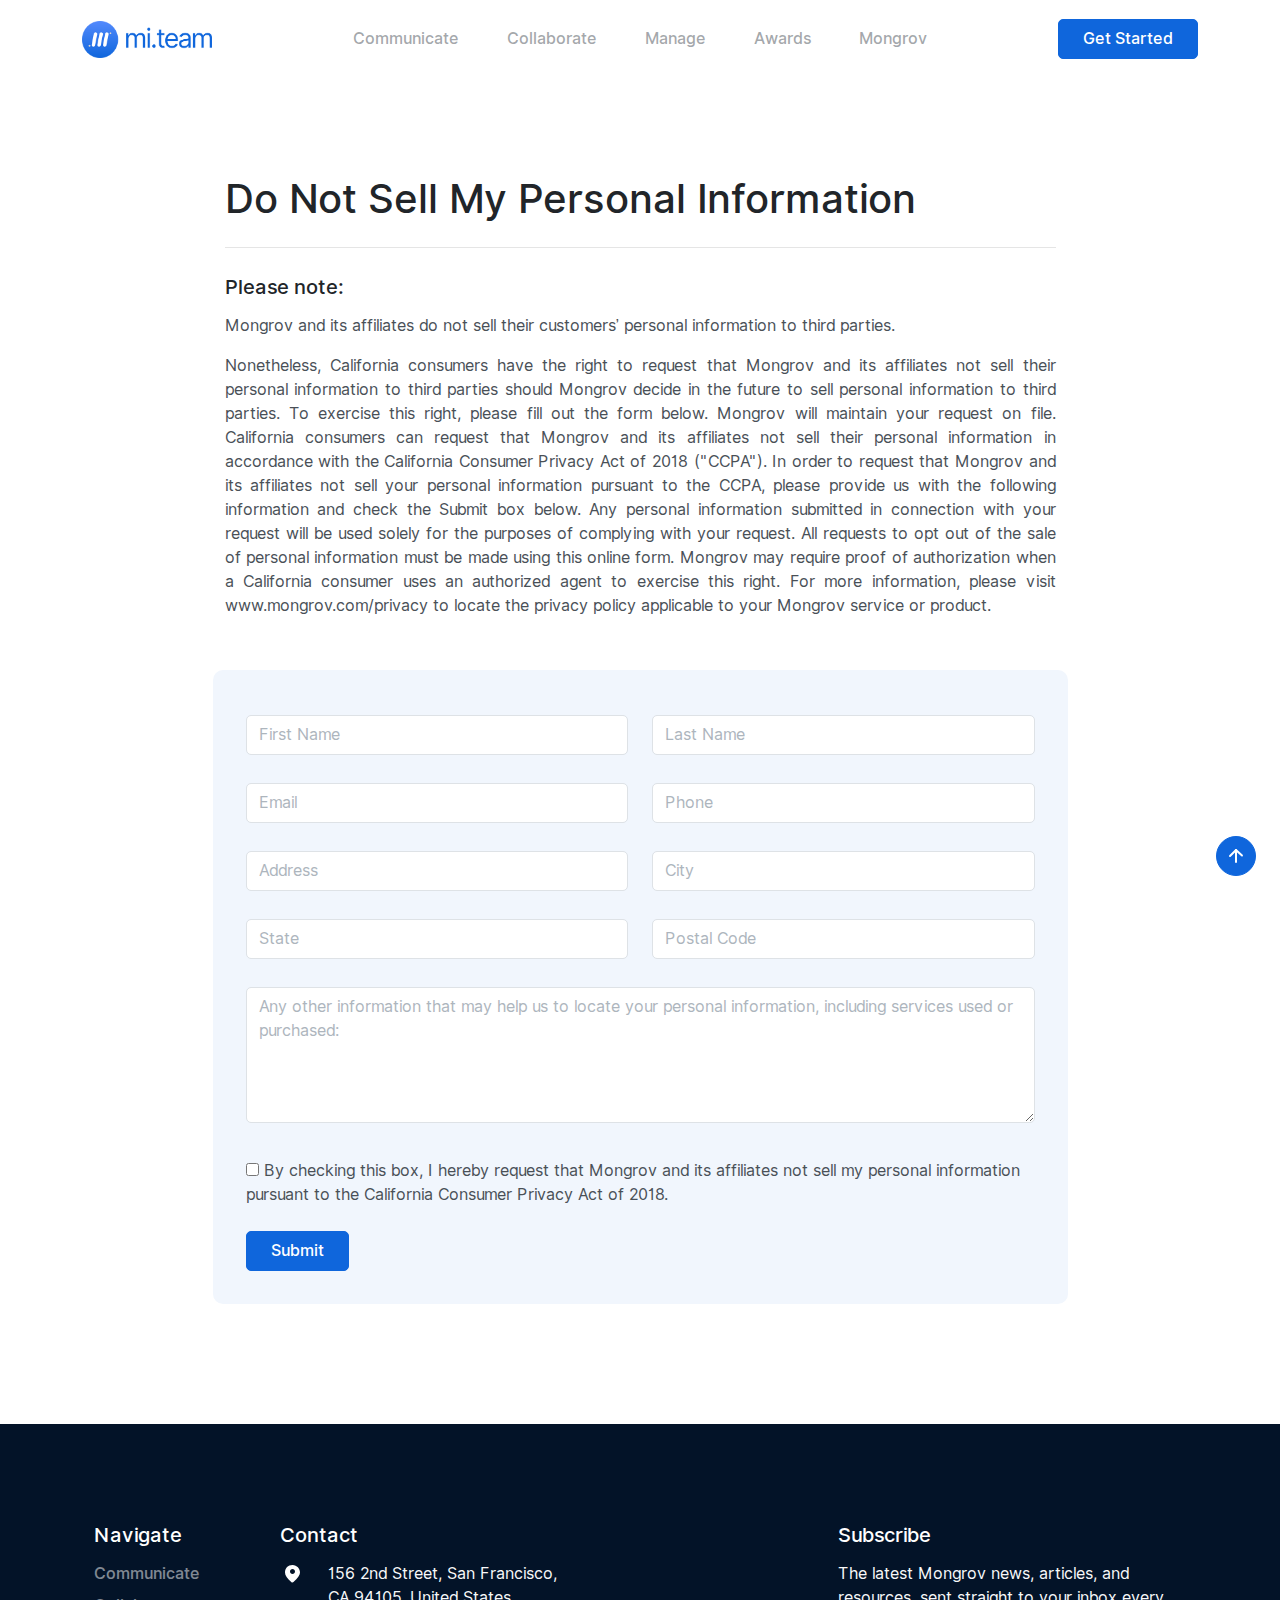
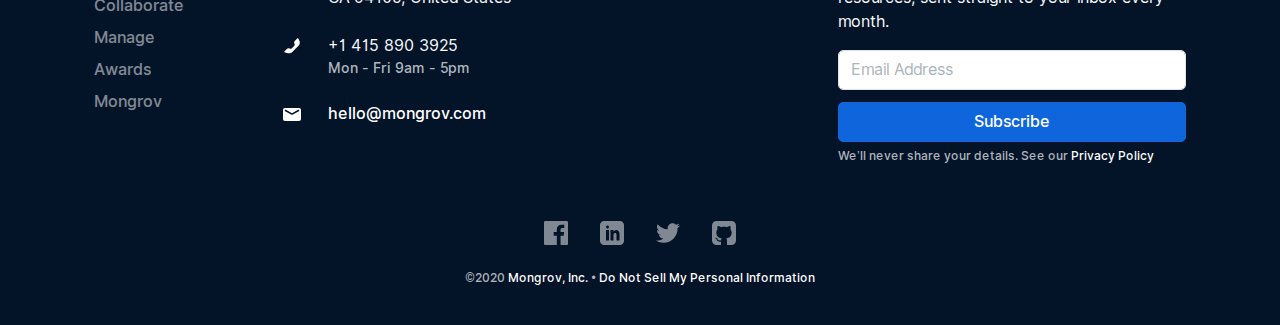
<file: do-not-sell-my-personal-information.html>
<!doctype html>
<html lang="en">

<head>
  <meta charset="utf-8">
  <title>MIteam - Real collaboration for your team</title>
  <meta name="viewport" content="width=device-width, initial-scale=1.0">
  <meta name="description"
    content="Mongrov, the best team communication app & online collaboration platform, comes with group messaging, group video conference, task management and other great features that improve productivity and boost speed of execution." />
  <meta name="keywords"
    content="mi team,real collaboration, manage teamwork, communicate, agile team, agile, team work, onboarding, collaboration, agility, integrations, teamwork, scrum, agile methodology, team building, onboarding process, integration, agile scrum, agile project management, agile model, agile process, agile, scrum project management, teamworks, agile framework, agile management, agile project management with scrum, collaboration tools, agile and scrum, agile scrum methodology, agile principles, agile approach, scrum process, agile coach, agility tunnel, agile practices, agile project management methodology, scrum framework" />
  <link href="assets/css/loaders/loader-typing.css" rel="stylesheet" type="text/css" media="all" />
  <link href="assets/css/theme-saas.css" rel="stylesheet" type="text/css" media="all" />
  <link rel="preload" as="font" href="assets/fonts/Inter-UI-upright.var.woff2" type="font/woff2"
    crossorigin="anonymous">
  <link rel="preload" as="font" href="assets/fonts/Inter-UI.var.woff2" type="font/woff2" crossorigin="anonymous">

  <link rel="apple-touch-icon" sizes="180x180" href="assets/img/mong/apple-touch-icon.png">
  <link rel="icon" type="image/png" sizes="32x32" href="assets/img/mong/favicon-32x32.png">
  <link rel="icon" type="image/png" sizes="16x16" href="assets/img/mong/favicon-16x16.png">
  <link rel="icon" type="image/png" sizes="48x48" href="assets/img/mong/favicon-48x48.png">
  <link rel="apple-touch-icon" sizes="57x57" href="assets/img/mong/apple-icon-57x57.png">
  <link rel="apple-touch-icon" sizes="60x60" href="assets/img/mong/apple-icon-60x60.png">
  <link rel="apple-touch-icon" sizes="72x72" href="assets/img/mong/apple-icon-72x72.png">
  <link rel="apple-touch-icon" sizes="76x76" href="assets/img/mong/apple-icon-76x76.png">
  <link rel="apple-touch-icon" sizes="114x114" href="assets/img/mong/apple-icon-114x114.png">
  <link rel="apple-touch-icon" sizes="120x120" href="assets/img/mong/apple-icon-120x120.png">
  <link rel="apple-touch-icon" sizes="144x144" href="assets/img/mong/apple-icon-144x144.png">
  <link rel="apple-touch-icon" sizes="152x152" href="assets/img/mong/apple-icon-152x152.png">
  <link rel="apple-touch-icon" sizes="180x180" href="assets/img/mong/apple-icon-180x180.png">
  <link rel="icon" type="image/png" sizes="192x192" href="assets/img/mong/android-icon-192x192.png">
  <link rel="icon" type="image/png" sizes="96x96" href="assets/img/mong/favicon-96x96.png">
  <link rel="shortcut icon" type="image/x-icon" href="assets/img/mong/favicon.ico" />

  <style>
    .logo {
      width: 130px;
    }

    html {
      scroll-behavior: smooth;
    }
  </style>
</head>

<body>
  <div class="loader">
    <div class="loading-animation"></div>
  </div>

  <div class="navbar-container ">
    <nav class="navbar navbar-expand-lg justify-content-between navbar-light border-bottom-0 bg-white"
      data-sticky="top">
      <div class="container">
        <div class="col flex-fill px-0 d-flex justify-content-between">
          <a class="navbar-brand mr-0 fade-page" href="index.html">
            <img src="assets/img/mong/miteam2.png" class="logo" alt="Leap">
          </a>
          <button class="navbar-toggler" type="button" data-toggle="collapse" data-target=".navbar-collapse"
            aria-expanded="false" aria-label="Toggle navigation">
            <svg class="icon" width="24" height="24" viewBox="0 0 24 24" fill="none" xmlns="http://www.w3.org/2000/svg">
              <path
                d="M3 17C3 17.5523 3.44772 18 4 18H20C20.5523 18 21 17.5523 21 17V17C21 16.4477 20.5523 16 20 16H4C3.44772 16 3 16.4477 3 17V17ZM3 12C3 12.5523 3.44772 13 4 13H20C20.5523 13 21 12.5523 21 12V12C21 11.4477 20.5523 11 20 11H4C3.44772 11 3 11.4477 3 12V12ZM4 6C3.44772 6 3 6.44772 3 7V7C3 7.55228 3.44772 8 4 8H20C20.5523 8 21 7.55228 21 7V7C21 6.44772 20.5523 6 20 6H4Z"
                fill="#212529" />
            </svg>

          </button>
        </div>
        <div class="collapse navbar-collapse col px-0 px-lg-2 flex-fill">
          <div class="py-2 py-lg-0">
            <ul class="navbar-nav">
              <li class="nav-item dropdown mx-2">
                <a href="index.html#communicate-naturally" class="nav-link dropdown-toggle" data-toggle="dropdown-grid"
                  aria-expanded="false" aria-haspopup="true">Communicate</a>

              </li>
              <li class="nav-item dropdown mx-2">
                <a href="index.html#more-than-chat" class="nav-link dropdown-toggle" data-toggle="dropdown-grid"
                  aria-expanded="false" aria-haspopup="true">Collaborate</a>

              </li>
              <li class="nav-item dropdown mx-2">
                <a href="index.html#collaborative-taskboard" class="nav-link dropdown-toggle" data-toggle="dropdown-grid"
                  aria-expanded="false" aria-haspopup="true">Manage</a>
              </li>
              <li class="nav-item dropdown mx-2">
                <a href="index.html#awards" class="nav-link dropdown-toggle" data-toggle="dropdown-grid"
                  aria-expanded="false" aria-haspopup="true">Awards</a>
              </li>
              <li class="nav-item dropdown mx-2">
                <a href="https://mongrov.com/" class="nav-link dropdown-toggle" data-toggle="dropdown-grid"
                  aria-expanded="false" aria-haspopup="true">Mongrov</a>
              </li>

              
            </ul>
          </div>
        </div>
        <div class="collapse navbar-collapse justify-content-end col flex-fill px-0"><a href="index.html#get-started"
            class="btn btn-primary ml-lg-3">Get Started</a>

        </div>
      </div>
    </nav>
  </div>
  <section class="bg-lightgrey">
    <div class="container">
      <div class="row justify-content-center text-justify">
        <div class="col-md-9">
          <h1>Do Not Sell My Personal Information</h1>
          <hr>
          <h5>Please note:</h5>
          <p>Mongrov and its affiliates do not sell their customers’ personal information to third parties.</p>
          <p>
            Nonetheless, California consumers have the right to request that Mongrov and its affiliates not sell their
            personal information to third parties should Mongrov decide in the future to sell personal information to
            third
            parties. To exercise this right, please fill out the form below. Mongrov will maintain your request on file.

            California consumers can request that Mongrov and its affiliates not sell their personal information in
            accordance with the California Consumer Privacy Act of 2018 ("CCPA"). In order to request that Mongrov and
            its
            affiliates not sell your personal information pursuant to the CCPA, please provide us with the following
            information and check the Submit box below. Any personal information submitted in connection with your
            request will be used solely for the purposes of complying with your request. All requests to opt out of the
            sale of personal information must be made using this online form. Mongrov may require proof of authorization
            when a California consumer uses an authorized agent to exercise this right. For more information, please
            visit www.mongrov.com/privacy to locate the privacy policy applicable to your Mongrov service or product.
          </p>
        </div>
      </div>

      <div class="row justify-content-center">
        <div class="bg-primary-alt col-xl-9 col-md-9 card card-body mt-4">

          <form action="https://formspree.io/hello@mongrov.com" method="POST">
            <input type="hidden" class="form-control" name="Subject" placeholder="" value="Do Not Sell My Personal Information from mi.team" required="">
            <div class="row">
              <div class="col-md-6 mt-2">
                <div class="form-group">
                  <input type="text" class="form-control" name="Firstname" placeholder="First Name" required="">
                </div>
              </div>
              <div class="col-md-6 mt-2">
                <div class="form-group">
                  <input type="text" class="form-control" name="Lastname" placeholder="Last Name" required="">
                </div>
              </div>

              <div class="col-md-6 mt-2">
                <div class="form-group">
                  <input type="email" class="form-control" name="Email" placeholder="Email" required="">
                </div>
              </div>
              <div class="col-md-6 mt-2">
                <div class="form-group">
                  <input type="number" class="form-control" name="Phone number" placeholder="Phone" required="">
                </div>
              </div>
              <div class="col-md-6 mt-2">
                <div class="form-group">
                  <input type="text" class="form-control" name="Address" placeholder="Address" required="">
                </div>
              </div>
              <div class="col-md-6 mt-2">
                <div class="form-group">
                  <input type="text" class="form-control" name="City" placeholder="City" required="">
                </div>
              </div>
              <div class="col-md-6 mt-2">
                <div class="form-group">
                  <input type="text" class="form-control" name="State" placeholder="State" required="">
                </div>
              </div>

              <div class="col-md-6 mt-2">
                <div class="form-group">
                  <input type="number" class="form-control" name="Contact-postalcode" placeholder="Postal Code" required="">
                </div>
              </div>

              <div class="col-12 mt-2">
                <textarea name="Message" rows="5" class="form-control" placeholder="Any other information that may help us to locate your personal information, including services used or purchased:" required=""></textarea>
              </div>
              <div class="col-12 mt-4">
                      <input type="checkbox" required="">
                      <span class="value">By checking this box, I hereby request that Mongrov and its affiliates not sell my
                        personal information pursuant to the California Consumer Privacy Act of 2018.</span>
              </div>
              <div class="col">
                <button type="submit" class="btn btn-primary btn-loading mt-3 " data-loading-text="Sending">
                  <span>Submit</span>
                </button>
              </div>
            </div>
          </form>
        </div>

      </div>

    </div>
  </section>
 
  <footer class="pb-4 bg-primary-3 text-light" id="footer">
    <div class="container">
      <div class="row mb-5 mx-auto">
        <div class="col-12 col-lg-3 col-xl-2 mb-4 col-md-6">
          <h5>Navigate</h5>
          <ul class="nav flex-column">
            <li class="nav-item">
              <a href="index.html#communicate-naturally" class="nav-link">Communicate</a>
            </li>
            <li class="nav-item">
              <a href="index.html#more-than-chat" class="nav-link">Collaborate</a>
            </li>
            <li class="nav-item">
              <a href="index.html#collaborative-taskboard" class="nav-link">Manage</a>
            </li>
            <li class="nav-item">
              <a href="index.html#awards" class="nav-link">Awards</a>
            </li>
            <li class="nav-item">
              <a href="https://mongrov.com/" class="nav-link">Mongrov</a>
            </li>
          </ul>
        </div>
        <div class="col-12 col-lg-6 col-md-6 text-justify">
          <h5>Contact</h5>
          <ul class="list-unstyled">
            <li class="mb-3 d-flex">
              <svg class="icon" width="24px" height="24px" viewBox="0 0 24 24" version="1.1"
                xmlns="http://www.w3.org/2000/svg" xmlns:xlink="http://www.w3.org/1999/xlink">
                <title>Icon For Marker#1</title>
                <g stroke="none" stroke-width="1" fill="none" fill-rule="evenodd">
                  <rect opacity="0" x="0" y="0" width="24" height="24"></rect>
                  <path
                    d="M5,10.5 C5,6 8,3 12.5,3 C17,3 20,6.75 20,10.5 C20,12.8325623 17.8236613,16.03566 13.470984,20.1092932 C12.9154018,20.6292577 12.0585054,20.6508331 11.4774555,20.1594925 C7.15915182,16.5078313 5,13.2880005 5,10.5 Z M12.5,12 C13.8807119,12 15,10.8807119 15,9.5 C15,8.11928813 13.8807119,7 12.5,7 C11.1192881,7 10,8.11928813 10,9.5 C10,10.8807119 11.1192881,12 12.5,12 Z"
                    fill="#000000" fill-rule="nonzero"></path>
                </g>
              </svg>
              <div class="ml-3">
                <span>156 2nd Street, San Francisco,<br>
                  CA 94105, United States</span>
              </div>
            </li>
            <li class="mb-3 d-flex">
              <svg class="icon" width="24px" height="24px" viewBox="0 0 24 24" version="1.1"
                xmlns="http://www.w3.org/2000/svg" xmlns:xlink="http://www.w3.org/1999/xlink">
                <title>Icon For Call#1</title>
                <g stroke="none" stroke-width="1" fill="none" fill-rule="evenodd">
                  <rect opacity="0" x="0" y="0" width="24" height="24"></rect>
                  <path
                    d="M11.914857,14.1427403 L14.1188827,11.9387145 C14.7276032,11.329994 14.8785122,10.4000511 14.4935235,9.63007378 L14.3686433,9.38031323 C13.9836546,8.61033591 14.1345636,7.680393 14.7432841,7.07167248 L17.4760882,4.33886839 C17.6713503,4.14360624 17.9879328,4.14360624 18.183195,4.33886839 C18.2211956,4.37686904 18.2528214,4.42074752 18.2768552,4.46881498 L19.3808309,6.67676638 C20.2253855,8.3658756 19.8943345,10.4059034 18.5589765,11.7412615 L12.560151,17.740087 C11.1066115,19.1936265 8.95659008,19.7011777 7.00646221,19.0511351 L4.5919826,18.2463085 C4.33001094,18.1589846 4.18843095,17.8758246 4.27575484,17.613853 C4.30030124,17.5402138 4.34165566,17.4733009 4.39654309,17.4184135 L7.04781491,14.7671417 C7.65653544,14.1584211 8.58647835,14.0075122 9.35645567,14.3925008 L9.60621621,14.5173811 C10.3761935,14.9023698 11.3061364,14.7514608 11.914857,14.1427403 Z"
                    fill="#000000"></path>
                </g>
              </svg>
              <div class="ml-3">
                <span>+1 415 890 3925</span>
                <span class="d-block text-muted text-small">Mon - Fri 9am - 5pm</span>
              </div>
            </li>
            <li class="mb-3 d-flex">
              <svg class="icon" width="24px" height="24px" viewBox="0 0 24 24" version="1.1"
                xmlns="http://www.w3.org/2000/svg" xmlns:xlink="http://www.w3.org/1999/xlink">
                <title>Icon For Mail</title>
                <g stroke="none" stroke-width="1" fill="none" fill-rule="evenodd">
                  <rect opacity="0" x="0" y="0" width="24" height="24"></rect>
                  <path
                    d="M5,6 L19,6 C20.1045695,6 21,6.8954305 21,8 L21,17 C21,18.1045695 20.1045695,19 19,19 L5,19 C3.8954305,19 3,18.1045695 3,17 L3,8 C3,6.8954305 3.8954305,6 5,6 Z M18.1444251,7.83964668 L12,11.1481833 L5.85557487,7.83964668 C5.4908718,7.6432681 5.03602525,7.77972206 4.83964668,8.14442513 C4.6432681,8.5091282 4.77972206,8.96397475 5.14442513,9.16035332 L11.6444251,12.6603533 C11.8664074,12.7798822 12.1335926,12.7798822 12.3555749,12.6603533 L18.8555749,9.16035332 C19.2202779,8.96397475 19.3567319,8.5091282 19.1603533,8.14442513 C18.9639747,7.77972206 18.5091282,7.6432681 18.1444251,7.83964668 Z"
                    fill="#000000"></path>
                </g>
              </svg>
              <div class="ml-3">
                <a href="mailto:hello@mongrov.com">hello@mongrov.com</a>
              </div>
            </li>
          </ul>
        </div>
        <div class="col-lg-5 col-xl-4 mt-3 mt-lg-0">
          <h5>Subscribe</h5>
          <p>The latest Mongrov news, articles, and resources, sent straight to your inbox every month.</p>
          <form action="https://formspree.io/hello@mongrov.com" method="POST">
            <div class="form-row">
              <div class="col-12">
                <input type="email" class="form-control mb-2" placeholder="Email Address" name="mi_subscribe_email"
                  required>
              </div>
              <div class="col-12">
                <div class="d-none alert alert-success" role="alert" data-success-message>
                  Thanks, a member of our team will be in touch shortly.
                </div>
                <div class="d-none alert alert-danger" role="alert" data-error-message>
                  Please fill all fields correctly.
                </div>
                <!-- <div data-recaptcha data-sitekey="INSERT_YOUR_RECAPTCHA_V2_SITEKEY_HERE" data-size="invisible" data-badge="bottomleft">
                  </div> -->
                <button type="submit" class="btn btn-primary btn-loading btn-block" data-loading-text="Sending">
                  <svg class="icon" width="24px" height="24px" viewBox="0 0 24 24" version="1.1"
                    xmlns="http://www.w3.org/2000/svg" xmlns:xlink="http://www.w3.org/1999/xlink">
                    <title>Icon For Loading</title>
                    <g stroke="none" stroke-width="1" fill="none" fill-rule="evenodd">
                      <g>
                        <polygon points="0 0 24 0 24 24 0 24" opacity="0"></polygon>
                      </g>
                      <path
                        d="M12,4 L12,6 C8.6862915,6 6,8.6862915 6,12 C6,15.3137085 8.6862915,18 12,18 C15.3137085,18 18,15.3137085 18,12 C18,10.9603196 17.7360885,9.96126435 17.2402578,9.07513926 L18.9856052,8.09853149 C19.6473536,9.28117708 20,10.6161442 20,12 C20,16.418278 16.418278,20 12,20 C7.581722,20 4,16.418278 4,12 C4,7.581722 7.581722,4 12,4 Z"
                        fill="#000000" fill-rule="nonzero"
                        transform="translate(12.000000, 12.000000) scale(-1, 1) translate(-12.000000, -12.000000) ">
                      </path>
                    </g>
                  </svg>
                  <span>Subscribe</span>
                </button>
              </div>
            </div>
          </form>
          <small class="text-muted form-text">We’ll never share your details. See our <a target="_blank"
              href="https://mongrov.com/privacy.html">Privacy Policy</a>
          </small>

        </div>
      </div>
      <div class="row justify-content-center mb-2">
        <div class="col-auto">
          <ul class="nav">
            <li class="nav-item">
              <a href="https://www.facebook.com/Mongrov/" target="_blank" class="nav-link">
                <svg class="icon undefined" role="img" viewBox="0 0 24 24" xmlns="http://www.w3.org/2000/svg">
                  <title>Facebook icon</title>
                  <path
                    d="M22.676 0H1.324C.593 0 0 .593 0 1.324v21.352C0 23.408.593 24 1.324 24h11.494v-9.294H9.689v-3.621h3.129V8.41c0-3.099 1.894-4.785 4.659-4.785 1.325 0 2.464.097 2.796.141v3.24h-1.921c-1.5 0-1.792.721-1.792 1.771v2.311h3.584l-.465 3.63H16.56V24h6.115c.733 0 1.325-.592 1.325-1.324V1.324C24 .593 23.408 0 22.676 0" />
                </svg>
              </a>
            </li>
            <li class="nav-item">
              <a href="https://www.linkedin.com/company/mongrov-inc/" target="_blank" class="nav-link">
                <svg class="icon undefined" role="img" version="1.1" id="Capa_1" xmlns="http://www.w3.org/2000/svg"
                  xmlns:xlink="http://www.w3.org/1999/xlink" x="0px" y="0px" width="512px" height="512px"
                  viewBox="0 0 512 512" style="enable-background:new 0 0 512 512;" xml:space="preserve">
                  <g>
                    <path d="M426,0H86C38.7,0,0,38.7,0,86v340c0,47.3,38.7,86,86,86h340c47.301,0,86-38.7,86-86V86C512,38.7,473.301,0,426,0z M192,416
                     h-64V192h64V416z M160,160c-17.673,0-32-14.327-32-32s14.327-32,32-32s32,14.327,32,32S177.673,160,160,160z M416,416h-64V288
                     c0-17.673-14.326-32-32-32s-32,14.327-32,32v128h-64V192h64v39.736C301.199,213.604,321.377,192,344,192c39.766,0,72,35.817,72,80
                     V416z"></path>
                  </g>

                </svg>
              </a>
            </li>
            <li class="nav-item">
              <a href="https://twitter.com/themongrov" target="_blank" class="nav-link">
                <svg class="icon undefined" role="img" viewBox="0 0 24 24" xmlns="http://www.w3.org/2000/svg">
                  <title>Twitter icon</title>
                  <path
                    d="M23.954 4.569c-.885.389-1.83.654-2.825.775 1.014-.611 1.794-1.574 2.163-2.723-.951.555-2.005.959-3.127 1.184-.896-.959-2.173-1.559-3.591-1.559-2.717 0-4.92 2.203-4.92 4.917 0 .39.045.765.127 1.124C7.691 8.094 4.066 6.13 1.64 3.161c-.427.722-.666 1.561-.666 2.475 0 1.71.87 3.213 2.188 4.096-.807-.026-1.566-.248-2.228-.616v.061c0 2.385 1.693 4.374 3.946 4.827-.413.111-.849.171-1.296.171-.314 0-.615-.03-.916-.086.631 1.953 2.445 3.377 4.604 3.417-1.68 1.319-3.809 2.105-6.102 2.105-.39 0-.779-.023-1.17-.067 2.189 1.394 4.768 2.209 7.557 2.209 9.054 0 13.999-7.496 13.999-13.986 0-.209 0-.42-.015-.63.961-.689 1.8-1.56 2.46-2.548l-.047-.02z" />
                </svg>
              </a>
            </li>
            <li class="nav-item">
              <a href="https://github.com/mongrov" target="_blank" class="nav-link">
                <svg class="icon undefined" role="img" version="1.1" id="Capa_1" xmlns="http://www.w3.org/2000/svg"
                  xmlns:xlink="http://www.w3.org/1999/xlink" x="0px" y="0px" width="438.536px" height="438.536px"
                  viewBox="0 0 438.536 438.536" style="enable-background:new 0 0 438.536 438.536;" xml:space="preserve">
                  <g>
                    <g>
                      <path d="M158.173,352.599c-3.049,0.568-4.381,1.999-3.999,4.281c0.38,2.283,2.093,3.046,5.138,2.283
                         c3.049-0.76,4.38-2.095,3.997-3.997C162.931,353.074,161.218,352.216,158.173,352.599z"></path>
                      <path d="M141.898,354.885c-3.046,0-4.568,1.041-4.568,3.139c0,2.474,1.619,3.518,4.853,3.138c3.046,0,4.57-1.047,4.57-3.138
                         C146.753,355.553,145.134,354.502,141.898,354.885z"></path>
                      <path d="M119.629,354.022c-0.76,2.095,0.478,3.519,3.711,4.284c2.855,1.137,4.664,0.568,5.424-1.714
                         c0.572-2.091-0.666-3.61-3.711-4.568C122.197,351.265,120.39,351.922,119.629,354.022z"></path>
                      <path d="M414.41,24.123C398.326,8.042,378.964,0,356.309,0H82.225C59.577,0,40.208,8.042,24.123,24.123
                         C8.042,40.207,0,59.576,0,82.225v274.088c0,22.65,8.042,42.017,24.123,58.098c16.084,16.084,35.454,24.126,58.102,24.126h63.953
                         c4.184,0,7.327-0.144,9.42-0.424c2.092-0.288,4.184-1.526,6.279-3.717c2.096-2.187,3.14-5.376,3.14-9.562
                         c0-0.568-0.05-7.046-0.144-19.417c-0.097-12.375-0.144-22.176-0.144-29.41l-6.567,1.143c-4.187,0.76-9.469,1.095-15.846,0.999
                         c-6.374-0.096-12.99-0.76-19.841-1.998c-6.855-1.239-13.229-4.093-19.13-8.562c-5.898-4.477-10.085-10.328-12.56-17.559
                         l-2.856-6.571c-1.903-4.373-4.899-9.229-8.992-14.554c-4.093-5.332-8.232-8.949-12.419-10.852l-1.999-1.428
                         c-1.331-0.951-2.568-2.098-3.711-3.429c-1.141-1.335-1.997-2.669-2.568-3.997c-0.571-1.335-0.097-2.43,1.427-3.289
                         c1.524-0.855,4.281-1.279,8.28-1.279l5.708,0.855c3.808,0.76,8.516,3.042,14.134,6.851c5.614,3.806,10.229,8.754,13.846,14.843
                         c4.38,7.806,9.657,13.75,15.846,17.843c6.184,4.097,12.419,6.143,18.699,6.143s11.704-0.476,16.274-1.424
                         c4.565-0.954,8.848-2.385,12.847-4.288c1.713-12.751,6.377-22.559,13.988-29.41c-10.848-1.143-20.602-2.854-29.265-5.14
                         c-8.658-2.286-17.605-5.995-26.835-11.136c-9.234-5.14-16.894-11.512-22.985-19.13c-6.09-7.618-11.088-17.61-14.987-29.978
                         c-3.901-12.375-5.852-26.652-5.852-42.829c0-23.029,7.521-42.637,22.557-58.814c-7.044-17.32-6.379-36.732,1.997-58.242
                         c5.52-1.714,13.706-0.428,24.554,3.855c10.85,4.286,18.794,7.951,23.84,10.992c5.046,3.042,9.089,5.614,12.135,7.71
                         c17.705-4.949,35.976-7.423,54.818-7.423c18.841,0,37.115,2.474,54.821,7.423l10.849-6.852c7.426-4.57,16.18-8.757,26.269-12.562
                         c10.088-3.806,17.795-4.854,23.127-3.14c8.562,21.51,9.328,40.922,2.279,58.241c15.036,16.179,22.559,35.786,22.559,58.815
                         c0,16.18-1.951,30.505-5.852,42.969c-3.898,12.467-8.939,22.463-15.13,29.981c-6.184,7.519-13.894,13.843-23.124,18.986
                         c-9.232,5.137-18.178,8.853-26.84,11.132c-8.661,2.286-18.414,4.004-29.263,5.147c9.891,8.562,14.839,22.072,14.839,40.538v68.238
                         c0,3.237,0.472,5.852,1.424,7.851c0.958,1.998,2.478,3.374,4.571,4.141c2.102,0.76,3.949,1.235,5.571,1.424
                         c1.622,0.191,3.949,0.287,6.995,0.287h63.953c22.648,0,42.018-8.042,58.095-24.126c16.084-16.084,24.126-35.454,24.126-58.102
                         V82.225C438.533,59.576,430.491,40.204,414.41,24.123z"></path>
                      <path d="M86.793,319.195c-1.331,0.948-1.141,2.471,0.572,4.565c1.906,1.902,3.427,2.189,4.57,0.855
                         c1.331-0.948,1.141-2.471-0.575-4.569C89.458,318.336,87.936,318.049,86.793,319.195z"></path>
                      <path d="M77.374,312.057c-0.57,1.335,0.096,2.478,1.999,3.426c1.521,0.955,2.762,0.767,3.711-0.568
                         c0.57-1.335-0.096-2.478-1.999-3.433C79.182,310.91,77.945,311.102,77.374,312.057z"></path>
                      <path d="M95.646,330.331c-1.715,0.948-1.715,2.666,0,5.137c1.713,2.478,3.328,3.142,4.853,1.998c1.714-1.334,1.714-3.142,0-5.427
                         C98.978,329.571,97.359,328.993,95.646,330.331z"></path>
                      <path d="M105.641,343.174c-1.714,1.526-1.336,3.327,1.142,5.428c2.281,2.279,4.185,2.566,5.708,0.849
                         c1.524-1.519,1.143-3.326-1.142-5.42C109.068,341.751,107.164,341.463,105.641,343.174z"></path>
                    </g>
                  </g>

                </svg>
              </a>
            </li>


          </ul>
        </div>
      </div>
      <div class="row justify-content-center">
        <div class="col col-md-auto text-center">
          <small class="text-muted">&copy;2020 <a href="https://mongrov.com">Mongrov, Inc.</a>
           &bullet;
            <a href="do-not-sell-my-personal-information.html">Do Not Sell My Personal Information</a>
          </small>
        </div>
      </div>
    </div>
  </footer>
  <a href="#" class="btn back-to-top btn-primary btn-round" data-smooth-scroll data-aos="fade-up"
    data-aos-anchor="section:last-of-type" data-aos-mirror="true" data-aos-once="false">
    <svg class="icon" width="24px" height="24px" viewBox="0 0 24 24" version="1.1" xmlns="http://www.w3.org/2000/svg"
      xmlns:xlink="http://www.w3.org/1999/xlink">
      <title>Icon For Arrow-up</title>
      <g stroke="none" stroke-width="1" fill="none" fill-rule="evenodd">
        <polygon points="0 0 24 0 24 24 0 24" opacity="0"></polygon>
        <rect fill="#000000" x="11" y="5" width="2" height="14" rx="1"></rect>
        <path
          d="M6.70710678,12.7071068 C6.31658249,13.0976311 5.68341751,13.0976311 5.29289322,12.7071068 C4.90236893,12.3165825 4.90236893,11.6834175 5.29289322,11.2928932 L11.2928932,5.29289322 C11.6714722,4.91431428 12.2810586,4.90106866 12.6757246,5.26284586 L18.6757246,10.7628459 C19.0828436,11.1360383 19.1103465,11.7686056 18.7371541,12.1757246 C18.3639617,12.5828436 17.7313944,12.6103465 17.3242754,12.2371541 L12.0300757,7.38413782 L6.70710678,12.7071068 Z"
          fill="#000000" fill-rule="nonzero"></path>
      </g>
    </svg>
  </a>
  <!-- Required vendor scripts (Do not remove) -->
  <script type="text/javascript" src="assets/js/jquery.min.js"></script>
  <script type="text/javascript" src="assets/js/popper.min.js"></script>
  <script type="text/javascript" src="assets/js/bootstrap.js"></script>

  <!-- Optional Vendor Scripts (Remove the plugin script here and comment initializer script out of index.js if site does not use that feature) -->

  <!-- AOS (Animate On Scroll - animates elements into view while scrolling down) -->
  <script type="text/javascript" src="assets/js/aos.js"></script>
  <!-- Clipboard (copies content from browser into OS clipboard) -->
  <script type="text/javascript" src="assets/js/clipboard.js"></script>
  <!-- Fancybox (handles image and video lightbox and galleries) -->
  <script type="text/javascript" src="assets/js/jquery.fancybox.min.js"></script>
  <!-- Flickity (handles touch enabled carousels and sliders) -->
  <script type="text/javascript" src="assets/js/flickity.pkgd.min.js"></script>
  <!-- Ion rangeSlider (flexible and pretty range slider elements) -->
  <script type="text/javascript" src="assets/js/ion.rangeSlider.min.js"></script>
  <!-- Isotope (masonry layouts and filtering) -->
  <script type="text/javascript" src="assets/js/isotope.pkgd.min.js"></script>
  <!-- jarallax (parallax effect and video backgrounds) -->
  <script type="text/javascript" src="assets/js/jarallax.min.js"></script>
  <script type="text/javascript" src="assets/js/jarallax-video.min.js"></script>
  <script type="text/javascript" src="assets/js/jarallax-element.min.js"></script>
  <!-- jQuery Countdown (displays countdown text to a specified date) -->
  <script type="text/javascript" src="assets/js/jquery.countdown.min.js"></script>
  <!-- jQuery smartWizard facilitates steppable wizard content -->
  <script type="text/javascript" src="assets/js/jquery.smartWizard.min.js"></script>
  <!-- Plyr (unified player for Video, Audio, Vimeo and Youtube) -->
  <script type="text/javascript" src="assets/js/plyr.polyfilled.min.js"></script>
  <!-- Prism (displays formatted code boxes) -->
  <script type="text/javascript" src="assets/js/prism.js"></script>
  <!-- ScrollMonitor (manages events for elements scrolling in and out of view) -->
  <script type="text/javascript" src="assets/js/scrollMonitor.js"></script>
  <!-- Smooth scroll (animation to links in-page)-->
  <script type="text/javascript" src="assets/js/smooth-scroll.polyfills.min.js"></script>
  <!-- TwitterFetcher (displays a feed of tweets from a specified account)-->
  <script type="text/javascript" src="assets/js/twitterFetcher_min.js"></script>
  <!-- Typed text (animated typing effect)-->
  <script type="text/javascript" src="assets/js/typed.min.js"></script>
  <!-- Required theme scripts (Do not remove) -->
  <script type="text/javascript" src="assets/js/theme.js"></script>
  <!-- Removes page load animation when window is finished loading -->
  <script type="text/javascript">
    window.addEventListener("load", function () {
      document.querySelector('body').classList.add('loaded');
    });
  </script>

  <!-- Global site tag (gtag.js) - Google Analytics -->
  <script async src="https://www.googletagmanager.com/gtag/js?id=UA-113300163-4"></script>
  <script>
    window.dataLayer = window.dataLayer || [];

    function gtag() {
      dataLayer.push(arguments);
    }
    gtag('js', new Date());

    gtag('config', 'UA-113300163-4');
  </script>

<!-- Start of Livechat Script -->
<script type="text/javascript">
  (function(w, d, s, u) {
    w.RocketChat = function(c) { w.RocketChat._.push(c) }; w.RocketChat._ = []; w.RocketChat.url = u;
    var h = d.getElementsByTagName(s)[0], j = d.createElement(s);
    j.async = true; j.src = 'https://corp.mongrov.com/livechat/rocketchat-livechat.min.js?_=201903270000';
    h.parentNode.insertBefore(j, h);
  })(window, document, 'script', 'https://corp.mongrov.com/livechat');
  </script>
  <!-- End of Livechat Script -->

</body>

</html>
</file>
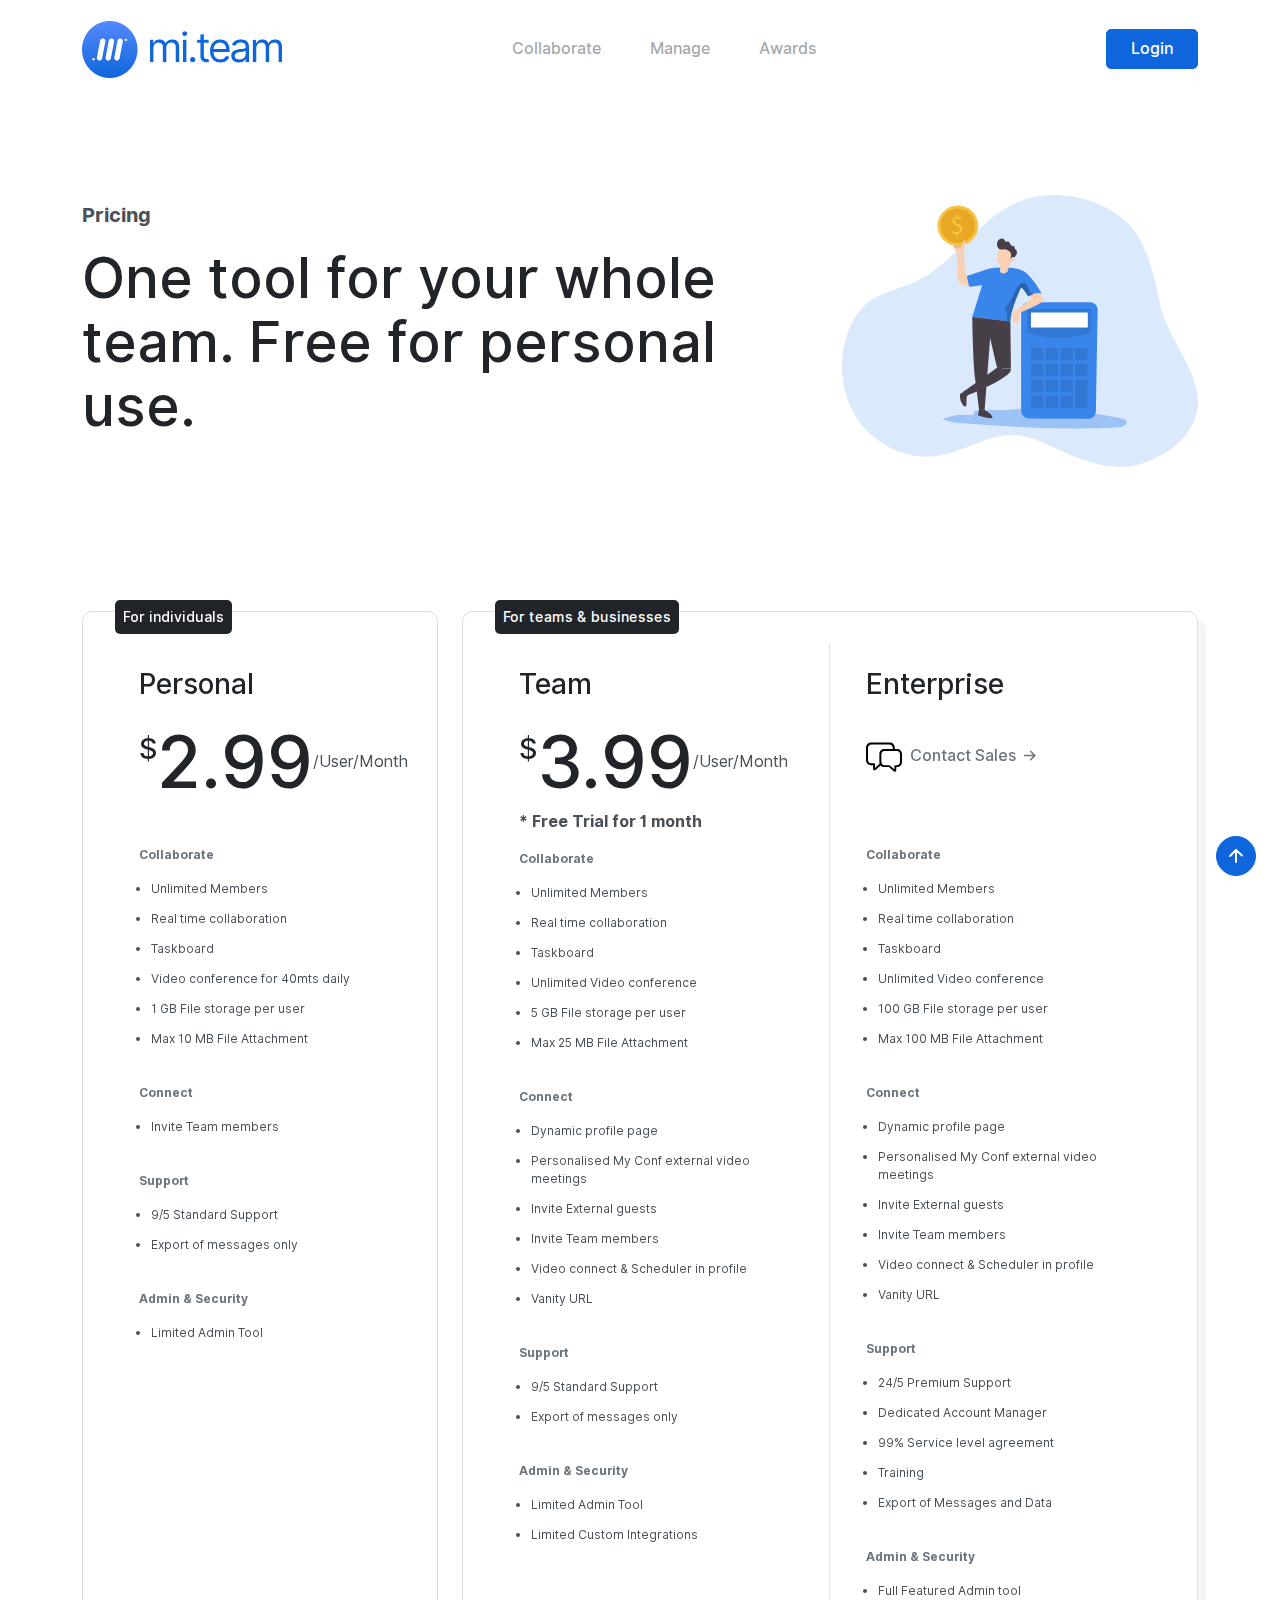
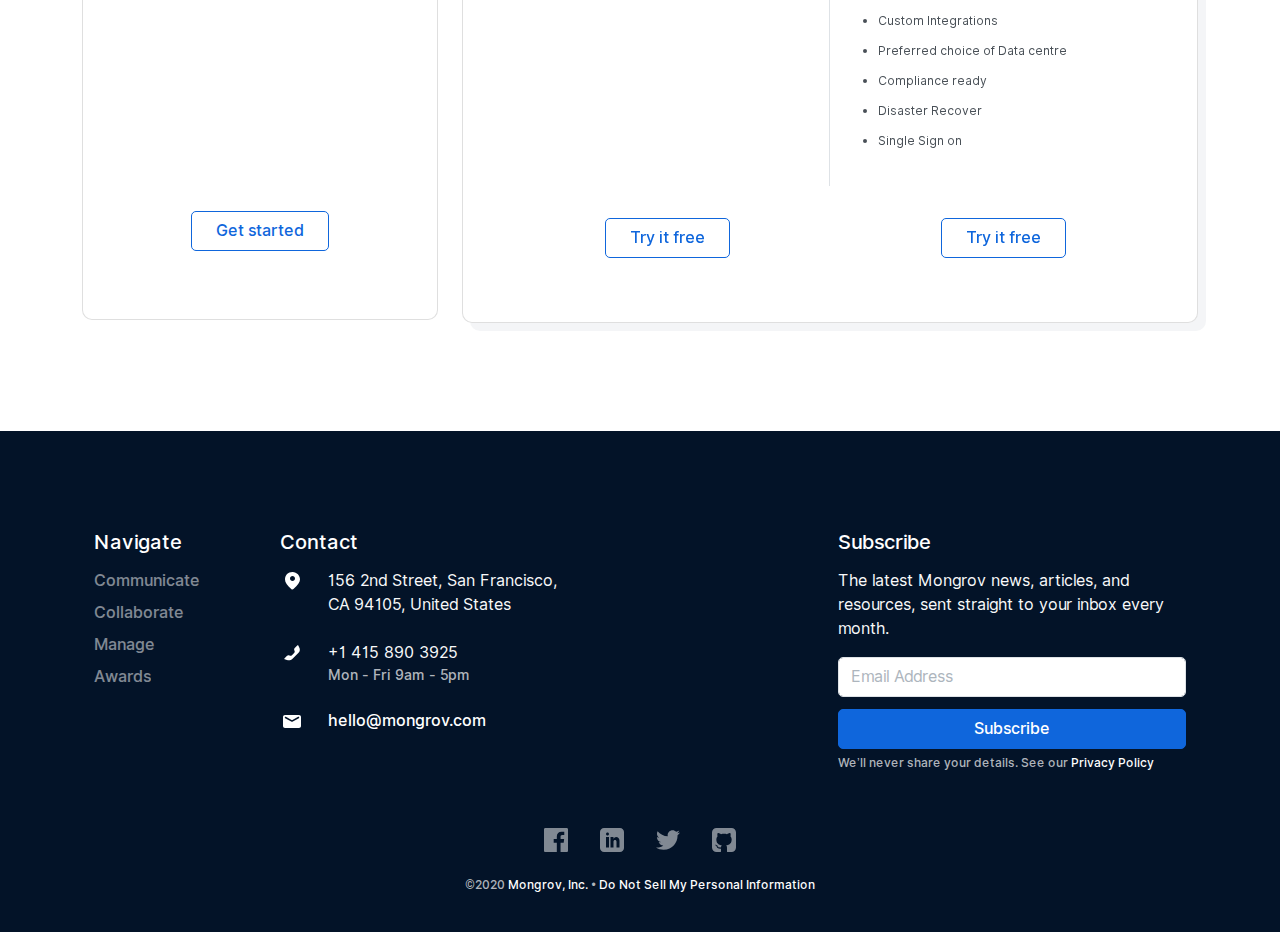
<file: pricing.html>
<!doctype html>
<html lang="en">

<head>
  <meta charset="utf-8">
  <title>MIteam - Real collaboration for your team</title>
  <meta name="viewport" content="width=device-width, initial-scale=1.0">
  <meta name="description"
    content="Mongrov, the best team communication app & online collaboration platform, comes with group messaging, group video conference, task management and other great features that improve productivity and boost speed of execution." />
  <meta name="keywords"
    content="mi team,real collaboration, manage teamwork, communicate, agile team, agile, team work, onboarding, collaboration, agility, integrations, teamwork, scrum, agile methodology, team building, onboarding process, integration, agile scrum, agile project management, agile model, agile process, agile, scrum project management, teamworks, agile framework, agile management, agile project management with scrum, collaboration tools, agile and scrum, agile scrum methodology, agile principles, agile approach, scrum process, agile coach, agility tunnel, agile practices, agile project management methodology, scrum framework" />
  <link href="assets/css/loaders/loader-typing.css" rel="stylesheet" type="text/css" media="all" />
  <link href="assets/css/theme-saas.css" rel="stylesheet" type="text/css" media="all" />
  <link rel="preload" as="font" href="assets/fonts/Inter-UI-upright.var.woff2" type="font/woff2"
    crossorigin="anonymous">
  <link rel="preload" as="font" href="assets/fonts/Inter-UI.var.woff2" type="font/woff2" crossorigin="anonymous">

  <link rel="apple-touch-icon" sizes="180x180" href="assets/img/mong/apple-touch-icon.png">
  <link rel="icon" type="image/png" sizes="32x32" href="assets/img/mong/favicon-32x32.png">
  <link rel="icon" type="image/png" sizes="16x16" href="assets/img/mong/favicon-16x16.png">
  <link rel="icon" type="image/png" sizes="48x48" href="assets/img/mong/favicon-48x48.png">
  <link rel="apple-touch-icon" sizes="57x57" href="assets/img/mong/apple-icon-57x57.png">
  <link rel="apple-touch-icon" sizes="60x60" href="assets/img/mong/apple-icon-60x60.png">
  <link rel="apple-touch-icon" sizes="72x72" href="assets/img/mong/apple-icon-72x72.png">
  <link rel="apple-touch-icon" sizes="76x76" href="assets/img/mong/apple-icon-76x76.png">
  <link rel="apple-touch-icon" sizes="114x114" href="assets/img/mong/apple-icon-114x114.png">
  <link rel="apple-touch-icon" sizes="120x120" href="assets/img/mong/apple-icon-120x120.png">
  <link rel="apple-touch-icon" sizes="144x144" href="assets/img/mong/apple-icon-144x144.png">
  <link rel="apple-touch-icon" sizes="152x152" href="assets/img/mong/apple-icon-152x152.png">
  <link rel="apple-touch-icon" sizes="180x180" href="assets/img/mong/apple-icon-180x180.png">
  <link rel="icon" type="image/png" sizes="192x192" href="assets/img/mong/android-icon-192x192.png">
  <link rel="icon" type="image/png" sizes="96x96" href="assets/img/mong/favicon-96x96.png">
  <link rel="shortcut icon" type="image/x-icon" href="assets/img/mong/favicon.ico" />

  <style>
    .logo {
      width: 200px;
    }

    html {
      scroll-behavior: smooth;
    }
    .h-98 {
      height: 98% !important;
    }
    .card .badge {
      text-transform: initial;
    }
  </style>
</head>

<body>
  <div class="loader">
    <div class="loading-animation"></div>
  </div>

  <div class="navbar-container ">
    <nav class="navbar navbar-expand-lg justify-content-between navbar-light border-bottom-0 bg-white"
      data-sticky="top">
      <div class="container">
        <div class="col flex-fill px-0 d-flex justify-content-between">
          <a class="navbar-brand mr-0 fade-page" href="index.html">
            <img src="assets/img/mong/miteam2.png" class="logo" alt="Mi.team Logo">
          </a>
          <button class="navbar-toggler" type="button" data-toggle="collapse" data-target=".navbar-collapse"
            aria-expanded="false" aria-label="Toggle navigation">
            <svg class="icon" width="24" height="24" viewBox="0 0 24 24" fill="none" xmlns="http://www.w3.org/2000/svg">
              <path
                d="M3 17C3 17.5523 3.44772 18 4 18H20C20.5523 18 21 17.5523 21 17V17C21 16.4477 20.5523 16 20 16H4C3.44772 16 3 16.4477 3 17V17ZM3 12C3 12.5523 3.44772 13 4 13H20C20.5523 13 21 12.5523 21 12V12C21 11.4477 20.5523 11 20 11H4C3.44772 11 3 11.4477 3 12V12ZM4 6C3.44772 6 3 6.44772 3 7V7C3 7.55228 3.44772 8 4 8H20C20.5523 8 21 7.55228 21 7V7C21 6.44772 20.5523 6 20 6H4Z"
                fill="#212529" />
            </svg>

          </button>
        </div>
        <div class="collapse navbar-collapse col px-0 px-lg-2 flex-fill">
          <div class="py-2 py-lg-0">
            <ul class="navbar-nav">
              <li class="nav-item dropdown mx-2">
                <a href="index.html#communicate-naturally" class="nav-link dropdown-toggle" data-toggle="dropdown-grid"
                  aria-expanded="false" aria-haspopup="true"> </a>

              </li>
              <li class="nav-item dropdown mx-2">
                <a href="index.html#more-than-chat" class="nav-link dropdown-toggle" data-toggle="dropdown-grid"
                  aria-expanded="false" aria-haspopup="true">Collaborate</a>

              </li>
              <li class="nav-item dropdown mx-2">
                <a href="index.html#collaborative-taskboard" class="nav-link dropdown-toggle"
                  data-toggle="dropdown-grid" aria-expanded="false" aria-haspopup="true">Manage</a>
              </li>
              <li class="nav-item dropdown mx-2">
                <a href="index.html#awards" class="nav-link dropdown-toggle" data-toggle="dropdown-grid"
                  aria-expanded="false" aria-haspopup="true">Awards</a>
              </li>
            </ul>
          </div>
        </div>
        <div class="collapse navbar-collapse justify-content-end col flex-fill px-0"><a href="https://app.mi.team/"
            class="btn btn-primary ml-lg-3">Login</a>

        </div>
      </div>
    </nav>
  </div>

  <section class="has-divider">
    <div class="container">
      <div class="row align-items-center justify-content-between o-hidden">
        <div class="col-md-4 order-sm-2 mb-5 mb-sm-0" data-aos="fade-left">
          <img src="assets/img/mong/pricing-banner.svg" alt="hero image">
        </div>
        <div class="col-md-8 pr-xl-5 order-sm-1 text-center text-lg-left text-md-left">
          <p class="lead font-weight-bolder">Pricing</p>
          <h1 class="display-4">One tool for your whole team.
            Free for personal use.</h1>
        </div>
      </div>
    </div>

    <!-- section curve -->
    <!-- <div class="divider">
      <svg class="bg-primary-alt" width="100%" height="100%" version="1.1" viewbox="0 0 100 100"
        xmlns="http://www.w3.org/2000/svg" xmlns:xlink="http://www.w3.org/1999/xlink" preserveAspectRatio="none">
        <path
          d="M0,0 C6.83050094,50 15.1638343,75 25,75 C41.4957514,75 62.4956597,0 81.2456597,0 C93.7456597,0 99.9971065,0 100,0 L100,100 L0,100"
          fill="#ffffff"></path>
      </svg>
    </div> -->
  </section>
  <section class="pt-5 pb-0 pb-md-6">
    <div class="container">
      <div class="row justify-content-center mb-2">
        <div class="col-md-6 col-lg-4 aos-init aos-animate mb-md-4 mb-lg-0" data-aos="fade-up" data-aos-delay="NaN">
          <div class="card h-98">
            <div class="card-body align-items-start">
              <span class="badge badge-top badge-dark text-small">For individuals</span>
              <!-- content starts -->
              <div class="row">
                <div class="col-12 col-md-12 col-lg-12 mb-md-2">
                  <div class="text-left m-3">
                    <h3>Personal</h3>
                    <div class="row">
                      <div class="col-md-4 mb-2">
                        <div class="d-flex align-items-center pb-md-2">
                          <span class="h3">$</span>
                          <span class="display-3">2.99</span>
                          <span>/User/Month</span>
                        </div>
                      </div>
                    </div>
                    <br/>
                    <!-- <p class="h5 lead">For organizing every corner of your life.</p>
                    <p class="h5 font-weight-bold mt-4">Free for individuals</p> -->
                    <!-- FEATURES CONTENT START HERE -->
                    <p class="small font-weight-bolder text-secondary">Collaborate</p>
                    <ul class="px-2 mb-4">
                      <li class="small">Unlimited  Members</li>
                      <li class="my-2 small">Real time collaboration</li>
                      <li class="my-2 small">Taskboard</li>
                      <li class="my-2 small">Video conference for 40mts daily</li>
                      <li class="my-2 small">1 GB File storage per user</li>
                      <li class="my-2 small">Max 10 MB File Attachment</li>
                    </ul>

                    <p class="small font-weight-bolder text-secondary">Connect</p>
                      <ul class="px-2 mb-4">
                        <li class="small">Invite Team members</li>
                      </ul>

                      <p class="small font-weight-bolder text-secondary">Support</p>
                      <ul class="px-2 mb-4">
                        <li class="my-2 small">9/5 Standard Support</li>
                        <li class="my-2 small">Export of messages only</li>
                      </ul>

                      <p class="small font-weight-bolder text-secondary">Admin & Security</p>
                      <ul class="px-2 mb-4">
                        <li class="my-2 small">Limited Admin Tool</li>
                      </ul>

                    <!-- FEATURES CONTENT ENDS HERE -->
                  </div>

                </div>
              </div>
              <!-- content ends -->

            </div>
            <div class="card-footer w-100 text-center border-0 bg-white mb-4">
              <a href="javascript:;" class="btn btn-outline-primary">
                Get started
              </a>
            </div>
          </div>
        </div>


        <div class="col-md-12 col-lg-8 aos-init aos-animate" data-aos="fade-up" data-aos-delay="NaN">
          <div class="card card-body align-items-start shadow-3d">
            <span class="badge badge-top badge-dark text-small">For teams & businesses</span>
            <div class="row justify-content-center">
              <div class="col-md-6 col-lg-6 border-right position-relative">

                <!-- content starts -->
                <div class="row">
                  <div class="col-12 col-md-12 col-lg-12">
                    <div class="text-left m-3">
                      <h3>Team</h3>
                      <div class="row">
                        <div class="col-md-4 mb-2">
                          <div class="d-flex align-items-center pb-md-2">
                            <span class="h3">$</span>
                            <span class="display-3">3.99</span>
                            <span>/User/Month</span>
                          </div>
                        </div>
                        
                      </div>
                      <p class="mt-n2 font-weight-bolder medium">* Free Trial for 1 month</p>
                      <!-- <p class="h5 font-weight-bold mt-4">Everything in Pro, plus</p> -->
                      
                      <!-- FEATURES CONTENT START HERE -->
                      <p class="small font-weight-bolder text-secondary">Collaborate</p>
                      <ul class="px-2 mb-4">
                        <li class="small">Unlimited Members</li>
                        <li class="my-2 small">Real time collaboration</li>
                        <li class="my-2 small">Taskboard</li>
                        <li class="my-2 small">Unlimited Video conference</li>
                        <li class="my-2 small">5 GB File storage per user</li>
                        <li class="my-2 small">Max 25 MB File Attachment</li>
                      </ul>

                      <p class="small font-weight-bolder text-secondary">Connect</p>
                      <ul class="px-2 mb-4">
                        <li class="small">Dynamic profile page</li>
                        <li class="my-2 small">Personalised My Conf external video meetings</li>
                        <li class="my-2 small">Invite External guests</li>
                        <li class="my-2 small">Invite Team members</li>
                        <li class="my-2 small">Video connect & Scheduler in profile</li>
                        <li class="my-2 small">Vanity URL</li>
                      </ul>

                      <p class="small font-weight-bolder text-secondary">Support</p>
                      <ul class="px-2 mb-4">
                        <li class="small">9/5 Standard Support</li>
                        <li class="my-2 small">Export of messages only</li>
                      </ul>

                      <p class="small font-weight-bolder text-secondary">Admin & Security</p>
                      <ul class="px-2 mb-4">
                        <li class="small">Limited Admin Tool</li>
                        <li class="my-2 small">Limited Custom Integrations</li>
                      </ul>
                      <!-- FEATURES CONTENT ENDS HERE -->

                    </div>

                  </div>
                </div>
                <!-- content ends -->
                <div class="card-footer w-100 text-center border-0 bg-white position-absolute" style="bottom:0">
                  <a href="javascript:;" class="btn btn-outline-primary">
                    Try it free
                  </a>
                </div>
              </div>


              <div class="col-md-6 col-lg-6">
                <!-- content starts -->
                <div class="row">
                  <div class="col-12 col-md-12 col-lg-12">
                    <div class="text-left m-3">
                      <h3>Enterprise</h3>
                      <div class="row">
                        <div class="col-md-8 col-lg-8 mb-3">
                          <div class="d-flex align-items-center pb-md-2">
                            <!-- <span class="h3">$</span> -->
                            <span class="d-flex my-2"><svg viewBox="0 0 32 32" class="chat"
                                style="width: 36px; height: 36px; display: block; fill: inherit; flex-shrink: 0; backface-visibility: hidden; margin-right: 8px;">
                                <path
                                  d="M7.52 28.727c.591 0 .993-.205 1.706-.842l3.732-3.41c.802.898 2.017 1.375 3.566 1.375h3.844l3.721 3.252c.68.591 1.048.898 1.582.898.77 0 1.204-.557 1.204-1.421V25.85h.468c2.796 0 4.657-1.716 4.657-4.695v-6.719c0-2.978-1.86-4.695-4.657-4.695h-1.75v-.864C25.593 5.785 23.8 4 20.77 4H4.825C1.916 4 0 5.785 0 8.877v10.47c0 3.093 1.916 4.878 4.825 4.878h1.47v3.103c0 .876.435 1.399 1.226 1.399zm.458-5.264c0-.648-.38-.955-.87-.955H4.937c-1.972 0-3.142-1.091-3.142-3.217V8.934c0-2.115 1.17-3.229 3.142-3.229h15.721c1.973 0 3.142 1.114 3.142 3.229v.807h-7.275c-2.92 0-4.647 1.717-4.647 4.695v6.72c0 .613.067 1.17.212 1.682l-4.111 3.865v-3.24zm17.225 4.48l-3.576-3.275c-.446-.398-.713-.523-1.326-.523h-3.666c-1.86 0-2.975-1.034-2.975-3.047l.011-6.605c0-2 1.103-3.047 2.964-3.047h10.607c1.85 0 2.964 1.046 2.964 3.047v6.605c0 2.013-1.114 3.047-2.964 3.047h-1.18c-.48 0-.859.284-.859.932v2.865z">
                                </path>
                              </svg><a class="text-secondary hover-arrow my-auto" href="javascript:;">Contact
                                Sales</a></span>
                          </div>
                        </div>
                      </div>
                      <br/>
                      <!-- <p class="h5 lead">Controls and support to run your company.</p>
                      <p class="h5 font-weight-bold mt-4">Everything in Team, plus</p> -->
                      <!-- FEATURES CONTENT START HERE -->
                      <p class="small font-weight-bolder text-secondary">Collaborate</p>
                      <ul class="px-2 mb-4">
                        <li class="small">Unlimited Members</li>
                        <li class="my-2 small">Real time collaboration</li>
                        <li class="my-2 small">Taskboard</li>
                        <li class="my-2 small">Unlimited Video conference</li>
                        <li class="my-2 small">100 GB File storage per user</li>
                        <li class="my-2 small">Max 100 MB File Attachment</li>
                      </ul>

                      <p class="small font-weight-bolder text-secondary">Connect</p>
                      <ul class="px-2 mb-4">
                        <li class="small">Dynamic profile page</li>
                        <li class="my-2 small">Personalised My Conf external video meetings</li>
                        <li class="my-2 small">Invite External guests</li>
                        <li class="my-2 small">Invite Team members</li>
                        <li class="my-2 small">Video connect & Scheduler in profile</li>
                        <li class="my-2 small">Vanity URL</li>
                      </ul>

                      <p class="small font-weight-bolder text-secondary">Support</p>
                      <ul class="px-2 mb-4">
                        <li class="my-2 small">24/5 Premium Support</li>
                        <li class="my-2 small">Dedicated Account Manager</li>
                        <li class="my-2 small">99% Service level agreement</li>
                        <li class="my-2 small">Training</li>
                        <li class="my-2 small">Export of Messages and Data</li>
                      </ul>

                      <p class="small font-weight-bolder text-secondary">Admin & Security</p>
                      <ul class="px-2 mb-4">
                        <li class="my-2 small">Full Featured Admin tool</li>
                        <li class="my-2 small">Custom Integrations</li>
                        <li class="my-2 small">Preferred choice of Data centre</li>
                        <li class="my-2 small">Compliance ready</li>
                        <li class="my-2 small">Disaster Recover</li>
                        <li class="my-2 small">Single Sign on</li>
                      </ul>
                      <!-- FEATURES CONTENT ENDS HERE -->
                    </div>
                    <div class="card-footer w-100 text-center border-0 bg-white">
                      <a href="javascript:;" class="btn btn-outline-primary">
                        Try it free
                      </a>
                    </div>
                  </div>
                </div>
                <!-- content ends -->
              </div>
            </div>
          </div>
        </div>
      </div>

      <!-- <div class="d-flex" style="margin-top: 20px; margin-bottom: 40px;"> -->
        <!-- Default disabled -->
        <!-- <div class="mr-2">Make Annually</div>
        <div class="custom-control custom-switch">
          <input type="checkbox" class="custom-control-input" id="customSwitch2">
          <label class="custom-control-label" for="customSwitch2">Make Monthly</label>
        </div> -->
      <!-- </div> -->
  </section>





  <footer class="pb-4 bg-primary-3 text-light" id="footer">
    <div class="container">
      <div class="row mb-5 mx-auto">
        <div class="col-12 col-lg-3 col-xl-2 mb-4 col-md-6">
          <h5>Navigate</h5>
          <ul class="nav flex-column">
            <li class="nav-item">
              <a href="index.html#communicate-naturally" class="nav-link">Communicate</a>
            </li>
            <li class="nav-item">
              <a href="index.html#more-than-chat" class="nav-link">Collaborate</a>
            </li>
            <li class="nav-item">
              <a href="index.html#collaborative-taskboard" class="nav-link">Manage</a>
            </li>
            <li class="nav-item">
              <a href="index.html#awards" class="nav-link">Awards</a>
            </li>
          </ul>
        </div>
        <div class="col-12 col-lg-6 col-md-6 text-justify">
          <h5>Contact</h5>
          <ul class="list-unstyled">
            <li class="mb-3 d-flex">
              <svg class="icon" width="24px" height="24px" viewBox="0 0 24 24" version="1.1"
                xmlns="http://www.w3.org/2000/svg" xmlns:xlink="http://www.w3.org/1999/xlink">
                <title>Icon For Marker#1</title>
                <g stroke="none" stroke-width="1" fill="none" fill-rule="evenodd">
                  <rect opacity="0" x="0" y="0" width="24" height="24"></rect>
                  <path
                    d="M5,10.5 C5,6 8,3 12.5,3 C17,3 20,6.75 20,10.5 C20,12.8325623 17.8236613,16.03566 13.470984,20.1092932 C12.9154018,20.6292577 12.0585054,20.6508331 11.4774555,20.1594925 C7.15915182,16.5078313 5,13.2880005 5,10.5 Z M12.5,12 C13.8807119,12 15,10.8807119 15,9.5 C15,8.11928813 13.8807119,7 12.5,7 C11.1192881,7 10,8.11928813 10,9.5 C10,10.8807119 11.1192881,12 12.5,12 Z"
                    fill="#000000" fill-rule="nonzero"></path>
                </g>
              </svg>
              <div class="ml-3">
                <span>156 2nd Street, San Francisco,<br>
                  CA 94105, United States</span>
              </div>
            </li>
            <li class="mb-3 d-flex">
              <svg class="icon" width="24px" height="24px" viewBox="0 0 24 24" version="1.1"
                xmlns="http://www.w3.org/2000/svg" xmlns:xlink="http://www.w3.org/1999/xlink">
                <title>Icon For Call#1</title>
                <g stroke="none" stroke-width="1" fill="none" fill-rule="evenodd">
                  <rect opacity="0" x="0" y="0" width="24" height="24"></rect>
                  <path
                    d="M11.914857,14.1427403 L14.1188827,11.9387145 C14.7276032,11.329994 14.8785122,10.4000511 14.4935235,9.63007378 L14.3686433,9.38031323 C13.9836546,8.61033591 14.1345636,7.680393 14.7432841,7.07167248 L17.4760882,4.33886839 C17.6713503,4.14360624 17.9879328,4.14360624 18.183195,4.33886839 C18.2211956,4.37686904 18.2528214,4.42074752 18.2768552,4.46881498 L19.3808309,6.67676638 C20.2253855,8.3658756 19.8943345,10.4059034 18.5589765,11.7412615 L12.560151,17.740087 C11.1066115,19.1936265 8.95659008,19.7011777 7.00646221,19.0511351 L4.5919826,18.2463085 C4.33001094,18.1589846 4.18843095,17.8758246 4.27575484,17.613853 C4.30030124,17.5402138 4.34165566,17.4733009 4.39654309,17.4184135 L7.04781491,14.7671417 C7.65653544,14.1584211 8.58647835,14.0075122 9.35645567,14.3925008 L9.60621621,14.5173811 C10.3761935,14.9023698 11.3061364,14.7514608 11.914857,14.1427403 Z"
                    fill="#000000"></path>
                </g>
              </svg>
              <div class="ml-3">
                <span>+1 415 890 3925</span>
                <span class="d-block text-muted text-small">Mon - Fri 9am - 5pm</span>
              </div>
            </li>
            <li class="mb-3 d-flex">
              <svg class="icon" width="24px" height="24px" viewBox="0 0 24 24" version="1.1"
                xmlns="http://www.w3.org/2000/svg" xmlns:xlink="http://www.w3.org/1999/xlink">
                <title>Icon For Mail</title>
                <g stroke="none" stroke-width="1" fill="none" fill-rule="evenodd">
                  <rect opacity="0" x="0" y="0" width="24" height="24"></rect>
                  <path
                    d="M5,6 L19,6 C20.1045695,6 21,6.8954305 21,8 L21,17 C21,18.1045695 20.1045695,19 19,19 L5,19 C3.8954305,19 3,18.1045695 3,17 L3,8 C3,6.8954305 3.8954305,6 5,6 Z M18.1444251,7.83964668 L12,11.1481833 L5.85557487,7.83964668 C5.4908718,7.6432681 5.03602525,7.77972206 4.83964668,8.14442513 C4.6432681,8.5091282 4.77972206,8.96397475 5.14442513,9.16035332 L11.6444251,12.6603533 C11.8664074,12.7798822 12.1335926,12.7798822 12.3555749,12.6603533 L18.8555749,9.16035332 C19.2202779,8.96397475 19.3567319,8.5091282 19.1603533,8.14442513 C18.9639747,7.77972206 18.5091282,7.6432681 18.1444251,7.83964668 Z"
                    fill="#000000"></path>
                </g>
              </svg>
              <div class="ml-3">
                <a href="mailto:hello@mongrov.com">hello@mongrov.com</a>
              </div>
            </li>
          </ul>
        </div>
        <div class="col-lg-5 col-md-6 col-xl-4 mt-3 mt-lg-0">
          <h5>Subscribe</h5>
          <p>The latest Mongrov news, articles, and resources, sent straight to your inbox every month.</p>
          <form action="https://formspree.io/hello@mongrov.com" method="POST">
            <div class="form-row">
              <div class="col-12">
                <input type="email" class="form-control mb-2" placeholder="Email Address" name="mi_subscribe_email"
                  required>
              </div>
              <div class="col-12">
                <div class="d-none alert alert-success" role="alert" data-success-message>
                  Thanks, a member of our team will be in touch shortly.
                </div>
                <div class="d-none alert alert-danger" role="alert" data-error-message>
                  Please fill all fields correctly.
                </div>
                <!-- <div data-recaptcha data-sitekey="INSERT_YOUR_RECAPTCHA_V2_SITEKEY_HERE" data-size="invisible" data-badge="bottomleft">
                  </div> -->
                <button type="submit" class="btn btn-primary btn-loading btn-block" data-loading-text="Sending">
                  <svg class="icon" width="24px" height="24px" viewBox="0 0 24 24" version="1.1"
                    xmlns="http://www.w3.org/2000/svg" xmlns:xlink="http://www.w3.org/1999/xlink">
                    <title>Icon For Loading</title>
                    <g stroke="none" stroke-width="1" fill="none" fill-rule="evenodd">
                      <g>
                        <polygon points="0 0 24 0 24 24 0 24" opacity="0"></polygon>
                      </g>
                      <path
                        d="M12,4 L12,6 C8.6862915,6 6,8.6862915 6,12 C6,15.3137085 8.6862915,18 12,18 C15.3137085,18 18,15.3137085 18,12 C18,10.9603196 17.7360885,9.96126435 17.2402578,9.07513926 L18.9856052,8.09853149 C19.6473536,9.28117708 20,10.6161442 20,12 C20,16.418278 16.418278,20 12,20 C7.581722,20 4,16.418278 4,12 C4,7.581722 7.581722,4 12,4 Z"
                        fill="#000000" fill-rule="nonzero"
                        transform="translate(12.000000, 12.000000) scale(-1, 1) translate(-12.000000, -12.000000) ">
                      </path>
                    </g>
                  </svg>
                  <span>Subscribe</span>
                </button>
              </div>
            </div>
          </form>
          <small class="text-muted form-text">We’ll never share your details. See our <a target="_blank"
              href="https://mongrov.com/privacy.html">Privacy Policy</a>
          </small>

        </div>
      </div>
      <div class="row justify-content-center mb-2">
        <div class="col-auto">
          <ul class="nav">
            <li class="nav-item">
              <a href="https://www.facebook.com/Mongrov/" target="_blank" class="nav-link">
                <svg class="icon undefined" role="img" viewBox="0 0 24 24" xmlns="http://www.w3.org/2000/svg">
                  <title>Facebook icon</title>
                  <path
                    d="M22.676 0H1.324C.593 0 0 .593 0 1.324v21.352C0 23.408.593 24 1.324 24h11.494v-9.294H9.689v-3.621h3.129V8.41c0-3.099 1.894-4.785 4.659-4.785 1.325 0 2.464.097 2.796.141v3.24h-1.921c-1.5 0-1.792.721-1.792 1.771v2.311h3.584l-.465 3.63H16.56V24h6.115c.733 0 1.325-.592 1.325-1.324V1.324C24 .593 23.408 0 22.676 0" />
                </svg>
              </a>
            </li>
            <li class="nav-item">
              <a href="https://www.linkedin.com/company/mongrov-inc/" target="_blank" class="nav-link">
                <svg class="icon undefined" role="img" version="1.1" id="Capa_1" xmlns="http://www.w3.org/2000/svg"
                  xmlns:xlink="http://www.w3.org/1999/xlink" x="0px" y="0px" width="512px" height="512px"
                  viewBox="0 0 512 512" style="enable-background:new 0 0 512 512;" xml:space="preserve">
                  <g>
                    <path d="M426,0H86C38.7,0,0,38.7,0,86v340c0,47.3,38.7,86,86,86h340c47.301,0,86-38.7,86-86V86C512,38.7,473.301,0,426,0z M192,416
                     h-64V192h64V416z M160,160c-17.673,0-32-14.327-32-32s14.327-32,32-32s32,14.327,32,32S177.673,160,160,160z M416,416h-64V288
                     c0-17.673-14.326-32-32-32s-32,14.327-32,32v128h-64V192h64v39.736C301.199,213.604,321.377,192,344,192c39.766,0,72,35.817,72,80
                     V416z"></path>
                  </g>

                </svg>
              </a>
            </li>
            <li class="nav-item">
              <a href="https://twitter.com/themongrov" target="_blank" class="nav-link">
                <svg class="icon undefined" role="img" viewBox="0 0 24 24" xmlns="http://www.w3.org/2000/svg">
                  <title>Twitter icon</title>
                  <path
                    d="M23.954 4.569c-.885.389-1.83.654-2.825.775 1.014-.611 1.794-1.574 2.163-2.723-.951.555-2.005.959-3.127 1.184-.896-.959-2.173-1.559-3.591-1.559-2.717 0-4.92 2.203-4.92 4.917 0 .39.045.765.127 1.124C7.691 8.094 4.066 6.13 1.64 3.161c-.427.722-.666 1.561-.666 2.475 0 1.71.87 3.213 2.188 4.096-.807-.026-1.566-.248-2.228-.616v.061c0 2.385 1.693 4.374 3.946 4.827-.413.111-.849.171-1.296.171-.314 0-.615-.03-.916-.086.631 1.953 2.445 3.377 4.604 3.417-1.68 1.319-3.809 2.105-6.102 2.105-.39 0-.779-.023-1.17-.067 2.189 1.394 4.768 2.209 7.557 2.209 9.054 0 13.999-7.496 13.999-13.986 0-.209 0-.42-.015-.63.961-.689 1.8-1.56 2.46-2.548l-.047-.02z" />
                </svg>
              </a>
            </li>
            <li class="nav-item">
              <a href="https://github.com/mongrov" target="_blank" class="nav-link">
                <svg class="icon undefined" role="img" version="1.1" id="Capa_1" xmlns="http://www.w3.org/2000/svg"
                  xmlns:xlink="http://www.w3.org/1999/xlink" x="0px" y="0px" width="438.536px" height="438.536px"
                  viewBox="0 0 438.536 438.536" style="enable-background:new 0 0 438.536 438.536;" xml:space="preserve">
                  <g>
                    <g>
                      <path d="M158.173,352.599c-3.049,0.568-4.381,1.999-3.999,4.281c0.38,2.283,2.093,3.046,5.138,2.283
                         c3.049-0.76,4.38-2.095,3.997-3.997C162.931,353.074,161.218,352.216,158.173,352.599z"></path>
                      <path d="M141.898,354.885c-3.046,0-4.568,1.041-4.568,3.139c0,2.474,1.619,3.518,4.853,3.138c3.046,0,4.57-1.047,4.57-3.138
                         C146.753,355.553,145.134,354.502,141.898,354.885z"></path>
                      <path d="M119.629,354.022c-0.76,2.095,0.478,3.519,3.711,4.284c2.855,1.137,4.664,0.568,5.424-1.714
                         c0.572-2.091-0.666-3.61-3.711-4.568C122.197,351.265,120.39,351.922,119.629,354.022z"></path>
                      <path d="M414.41,24.123C398.326,8.042,378.964,0,356.309,0H82.225C59.577,0,40.208,8.042,24.123,24.123
                         C8.042,40.207,0,59.576,0,82.225v274.088c0,22.65,8.042,42.017,24.123,58.098c16.084,16.084,35.454,24.126,58.102,24.126h63.953
                         c4.184,0,7.327-0.144,9.42-0.424c2.092-0.288,4.184-1.526,6.279-3.717c2.096-2.187,3.14-5.376,3.14-9.562
                         c0-0.568-0.05-7.046-0.144-19.417c-0.097-12.375-0.144-22.176-0.144-29.41l-6.567,1.143c-4.187,0.76-9.469,1.095-15.846,0.999
                         c-6.374-0.096-12.99-0.76-19.841-1.998c-6.855-1.239-13.229-4.093-19.13-8.562c-5.898-4.477-10.085-10.328-12.56-17.559
                         l-2.856-6.571c-1.903-4.373-4.899-9.229-8.992-14.554c-4.093-5.332-8.232-8.949-12.419-10.852l-1.999-1.428
                         c-1.331-0.951-2.568-2.098-3.711-3.429c-1.141-1.335-1.997-2.669-2.568-3.997c-0.571-1.335-0.097-2.43,1.427-3.289
                         c1.524-0.855,4.281-1.279,8.28-1.279l5.708,0.855c3.808,0.76,8.516,3.042,14.134,6.851c5.614,3.806,10.229,8.754,13.846,14.843
                         c4.38,7.806,9.657,13.75,15.846,17.843c6.184,4.097,12.419,6.143,18.699,6.143s11.704-0.476,16.274-1.424
                         c4.565-0.954,8.848-2.385,12.847-4.288c1.713-12.751,6.377-22.559,13.988-29.41c-10.848-1.143-20.602-2.854-29.265-5.14
                         c-8.658-2.286-17.605-5.995-26.835-11.136c-9.234-5.14-16.894-11.512-22.985-19.13c-6.09-7.618-11.088-17.61-14.987-29.978
                         c-3.901-12.375-5.852-26.652-5.852-42.829c0-23.029,7.521-42.637,22.557-58.814c-7.044-17.32-6.379-36.732,1.997-58.242
                         c5.52-1.714,13.706-0.428,24.554,3.855c10.85,4.286,18.794,7.951,23.84,10.992c5.046,3.042,9.089,5.614,12.135,7.71
                         c17.705-4.949,35.976-7.423,54.818-7.423c18.841,0,37.115,2.474,54.821,7.423l10.849-6.852c7.426-4.57,16.18-8.757,26.269-12.562
                         c10.088-3.806,17.795-4.854,23.127-3.14c8.562,21.51,9.328,40.922,2.279,58.241c15.036,16.179,22.559,35.786,22.559,58.815
                         c0,16.18-1.951,30.505-5.852,42.969c-3.898,12.467-8.939,22.463-15.13,29.981c-6.184,7.519-13.894,13.843-23.124,18.986
                         c-9.232,5.137-18.178,8.853-26.84,11.132c-8.661,2.286-18.414,4.004-29.263,5.147c9.891,8.562,14.839,22.072,14.839,40.538v68.238
                         c0,3.237,0.472,5.852,1.424,7.851c0.958,1.998,2.478,3.374,4.571,4.141c2.102,0.76,3.949,1.235,5.571,1.424
                         c1.622,0.191,3.949,0.287,6.995,0.287h63.953c22.648,0,42.018-8.042,58.095-24.126c16.084-16.084,24.126-35.454,24.126-58.102
                         V82.225C438.533,59.576,430.491,40.204,414.41,24.123z"></path>
                      <path d="M86.793,319.195c-1.331,0.948-1.141,2.471,0.572,4.565c1.906,1.902,3.427,2.189,4.57,0.855
                         c1.331-0.948,1.141-2.471-0.575-4.569C89.458,318.336,87.936,318.049,86.793,319.195z"></path>
                      <path d="M77.374,312.057c-0.57,1.335,0.096,2.478,1.999,3.426c1.521,0.955,2.762,0.767,3.711-0.568
                         c0.57-1.335-0.096-2.478-1.999-3.433C79.182,310.91,77.945,311.102,77.374,312.057z"></path>
                      <path d="M95.646,330.331c-1.715,0.948-1.715,2.666,0,5.137c1.713,2.478,3.328,3.142,4.853,1.998c1.714-1.334,1.714-3.142,0-5.427
                         C98.978,329.571,97.359,328.993,95.646,330.331z"></path>
                      <path d="M105.641,343.174c-1.714,1.526-1.336,3.327,1.142,5.428c2.281,2.279,4.185,2.566,5.708,0.849
                         c1.524-1.519,1.143-3.326-1.142-5.42C109.068,341.751,107.164,341.463,105.641,343.174z"></path>
                    </g>
                  </g>

                </svg>
              </a>
            </li>


          </ul>
        </div>
      </div>
      <div class="row justify-content-center">
        <div class="col col-md-auto text-center">
          <small class="text-muted">&copy;2020 <a href="https://mongrov.com">Mongrov, Inc.</a>
            &bullet;
            <a href="do-not-sell-my-personal-information.html">Do Not Sell My Personal Information</a>
          </small>
        </div>
      </div>
    </div>
  </footer>
  <a href="javascript:;" class="btn back-to-top btn-primary btn-round" data-smooth-scroll data-aos="fade-up"
    data-aos-anchor="section:last-of-type" data-aos-mirror="true" data-aos-once="false">
    <svg class="icon" width="24px" height="24px" viewBox="0 0 24 24" version="1.1" xmlns="http://www.w3.org/2000/svg"
      xmlns:xlink="http://www.w3.org/1999/xlink">
      <title>Icon For Arrow-up</title>
      <g stroke="none" stroke-width="1" fill="none" fill-rule="evenodd">
        <polygon points="0 0 24 0 24 24 0 24" opacity="0"></polygon>
        <rect fill="#000000" x="11" y="5" width="2" height="14" rx="1"></rect>
        <path
          d="M6.70710678,12.7071068 C6.31658249,13.0976311 5.68341751,13.0976311 5.29289322,12.7071068 C4.90236893,12.3165825 4.90236893,11.6834175 5.29289322,11.2928932 L11.2928932,5.29289322 C11.6714722,4.91431428 12.2810586,4.90106866 12.6757246,5.26284586 L18.6757246,10.7628459 C19.0828436,11.1360383 19.1103465,11.7686056 18.7371541,12.1757246 C18.3639617,12.5828436 17.7313944,12.6103465 17.3242754,12.2371541 L12.0300757,7.38413782 L6.70710678,12.7071068 Z"
          fill="#000000" fill-rule="nonzero"></path>
      </g>
    </svg>
  </a>
  <!-- Required vendor scripts (Do not remove) -->
  <script type="text/javascript" src="assets/js/jquery.min.js"></script>
  <script type="text/javascript" src="assets/js/popper.min.js"></script>
  <script type="text/javascript" src="assets/js/bootstrap.js"></script>

  <!-- Optional Vendor Scripts (Remove the plugin script here and comment initializer script out of index.js if site does not use that feature) -->

  <!-- AOS (Animate On Scroll - animates elements into view while scrolling down) -->
  <script type="text/javascript" src="assets/js/aos.js"></script>
  <!-- Clipboard (copies content from browser into OS clipboard) -->
  <script type="text/javascript" src="assets/js/clipboard.js"></script>
  <!-- Fancybox (handles image and video lightbox and galleries) -->
  <script type="text/javascript" src="assets/js/jquery.fancybox.min.js"></script>
  <!-- Flickity (handles touch enabled carousels and sliders) -->
  <script type="text/javascript" src="assets/js/flickity.pkgd.min.js"></script>
  <!-- Ion rangeSlider (flexible and pretty range slider elements) -->
  <script type="text/javascript" src="assets/js/ion.rangeSlider.min.js"></script>
  <!-- Isotope (masonry layouts and filtering) -->
  <script type="text/javascript" src="assets/js/isotope.pkgd.min.js"></script>
  <!-- jarallax (parallax effect and video backgrounds) -->
  <script type="text/javascript" src="assets/js/jarallax.min.js"></script>
  <script type="text/javascript" src="assets/js/jarallax-video.min.js"></script>
  <script type="text/javascript" src="assets/js/jarallax-element.min.js"></script>
  <!-- jQuery Countdown (displays countdown text to a specified date) -->
  <script type="text/javascript" src="assets/js/jquery.countdown.min.js"></script>
  <!-- jQuery smartWizard facilitates steppable wizard content -->
  <script type="text/javascript" src="assets/js/jquery.smartWizard.min.js"></script>
  <!-- Plyr (unified player for Video, Audio, Vimeo and Youtube) -->
  <script type="text/javascript" src="assets/js/plyr.polyfilled.min.js"></script>
  <!-- Prism (displays formatted code boxes) -->
  <script type="text/javascript" src="assets/js/prism.js"></script>
  <!-- ScrollMonitor (manages events for elements scrolling in and out of view) -->
  <script type="text/javascript" src="assets/js/scrollMonitor.js"></script>
  <!-- Smooth scroll (animation to links in-page)-->
  <script type="text/javascript" src="assets/js/smooth-scroll.polyfills.min.js"></script>
  <!-- TwitterFetcher (displays a feed of tweets from a specified account)-->
  <script type="text/javascript" src="assets/js/twitterFetcher_min.js"></script>
  <!-- Typed text (animated typing effect)-->
  <script type="text/javascript" src="assets/js/typed.min.js"></script>
  <!-- Required theme scripts (Do not remove) -->
  <script type="text/javascript" src="assets/js/theme.js"></script>
  <!-- Removes page load animation when window is finished loading -->
  <script type="text/javascript">
    window.addEventListener("load", function () {
      document.querySelector('body').classList.add('loaded');
    });
  </script>

  <!-- Global site tag (gtag.js) - Google Analytics -->
  <script async src="https://www.googletagmanager.com/gtag/js?id=UA-113300163-4"></script>
  <script>
    window.dataLayer = window.dataLayer || [];

    function gtag() {
      dataLayer.push(arguments);
    }
    gtag('js', new Date());

    gtag('config', 'UA-113300163-4');
  </script>

  <!-- Start of Livechat Script -->
  <script type="text/javascript">
    (function (w, d, s, u) {
      w.RocketChat = function (c) {
        w.RocketChat._.push(c)
      };
      w.RocketChat._ = [];
      w.RocketChat.url = u;
      var h = d.getElementsByTagName(s)[0],
        j = d.createElement(s);
      j.async = true;
      j.src = 'https://corp.mongrov.com/livechat/rocketchat-livechat.min.js?_=201903270000';
      h.parentNode.insertBefore(j, h);
    })(window, document, 'script', 'https://corp.mongrov.com/livechat');
  </script>
  <!-- End of Livechat Script -->

</body>

</html>
</file>
<file: assets/css/loaders/loader-typing.css>
/* Common Loader CSS */

@keyframes hideLoader{
    0%{ width: 100%; height: 100%; }
    100%{ width: 0; height: 0; }
}
body > div.loader{
        position: fixed;
        background: white;
        width: 100%;
        height: 100%;
        z-index: 1071;
        opacity: 0;
        transition: opacity .5s ease;
        overflow: hidden;
        pointer-events: none;
        display: flex;
        align-items: center;
        justify-content: center;
    }
    body:not(.loaded) > div.loader{
        opacity: 1;
    }
    body:not(.loaded){
        overflow: hidden;
    }
body.loaded > div.loader{
    animation: hideLoader .5s linear .5s forwards;
}

/* Typing Animation */
.loading-animation {
  width: 6px;
  height: 6px;
  border-radius: 50%;
  animation: typing 1s linear infinite alternate;
  position: relative;
  left: -12px;
}

@keyframes typing {
  0% {
    background-color: rgba(100,100,100, 1);
    box-shadow: 12px 0px 0px 0px rgba(100,100,100, 0.2),
      24px 0px 0px 0px rgba(100,100,100, 0.2);
  }

  25% {
    background-color: rgba(100,100,100, 0.4);
    box-shadow: 12px 0px 0px 0px rgba(100,100,100, 2),
      24px 0px 0px 0px rgba(100,100,100, 0.2);
  }

  75% {
    background-color: rgba(100,100,100, 0.4);
    box-shadow: 12px 0px 0px 0px rgba(100,100,100, 0.2),
      24px 0px 0px 0px rgba(100,100,100, 1);
  }
}
</file>
